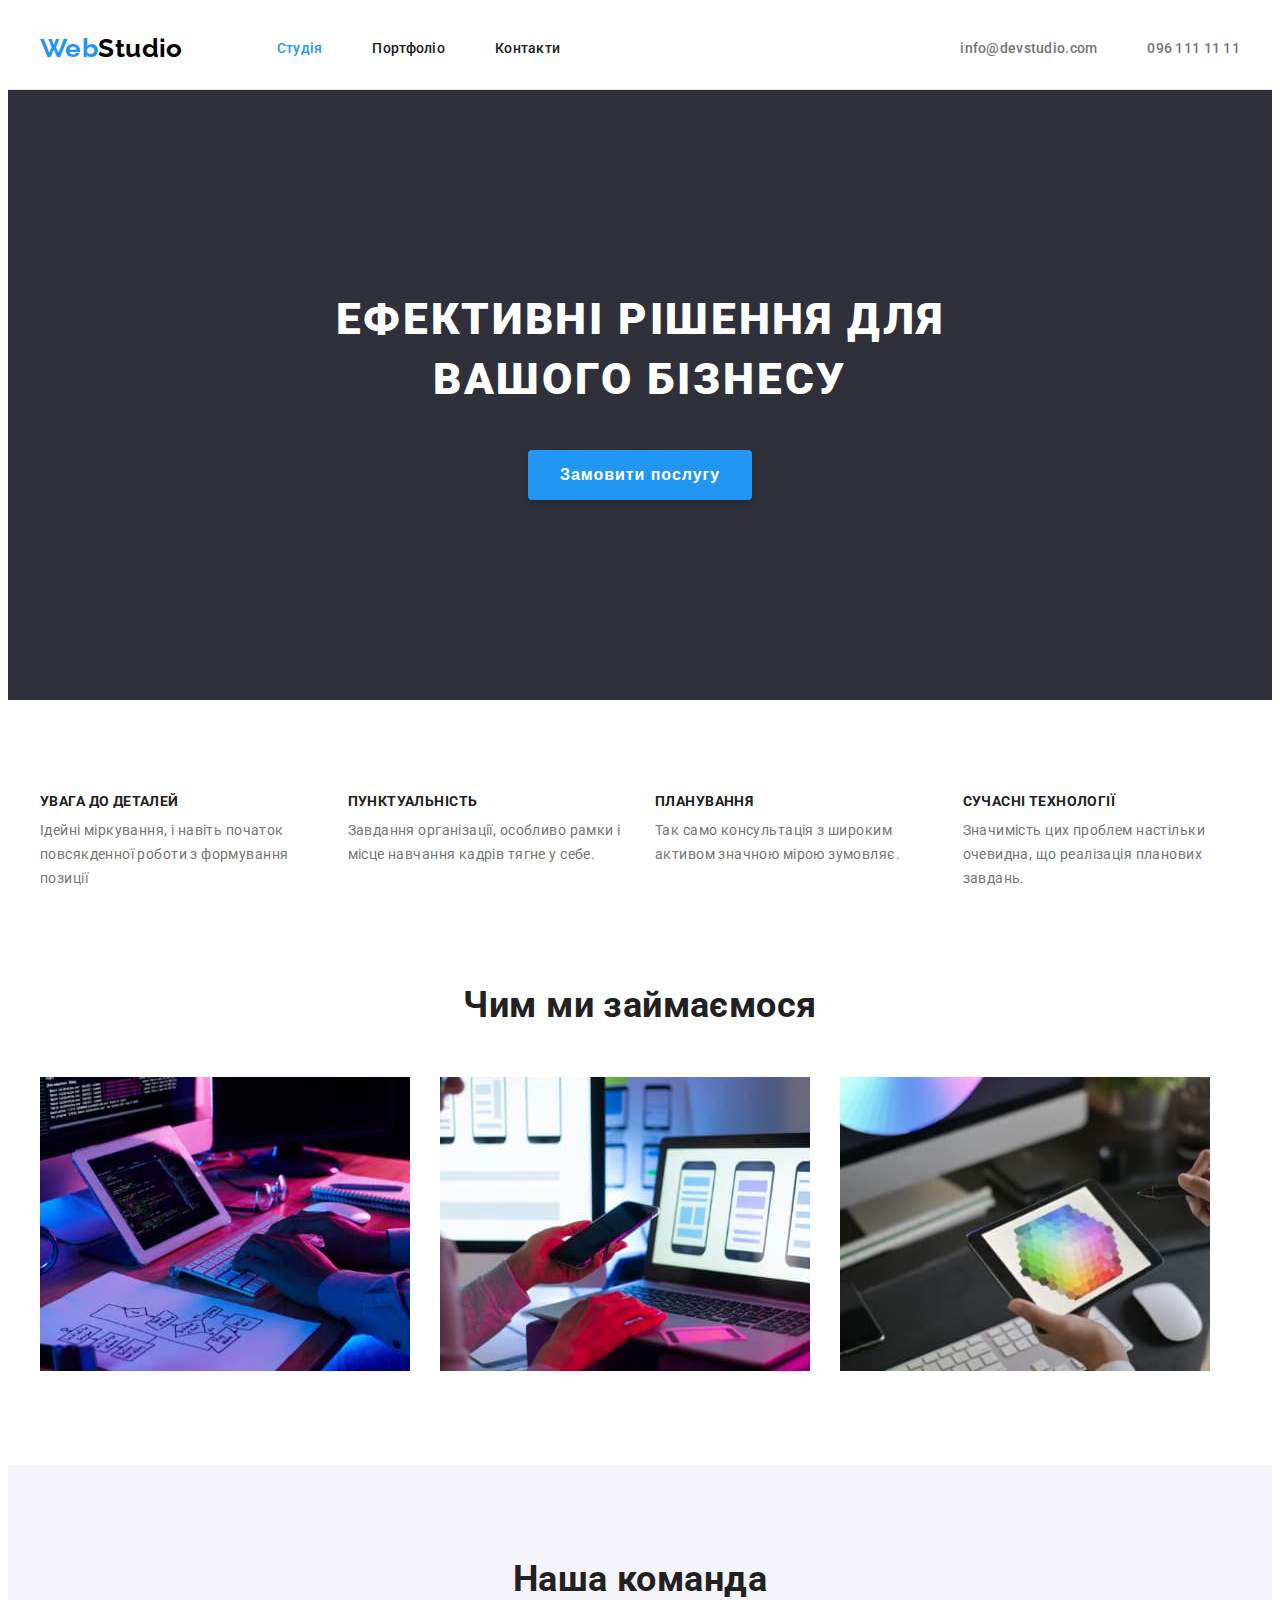
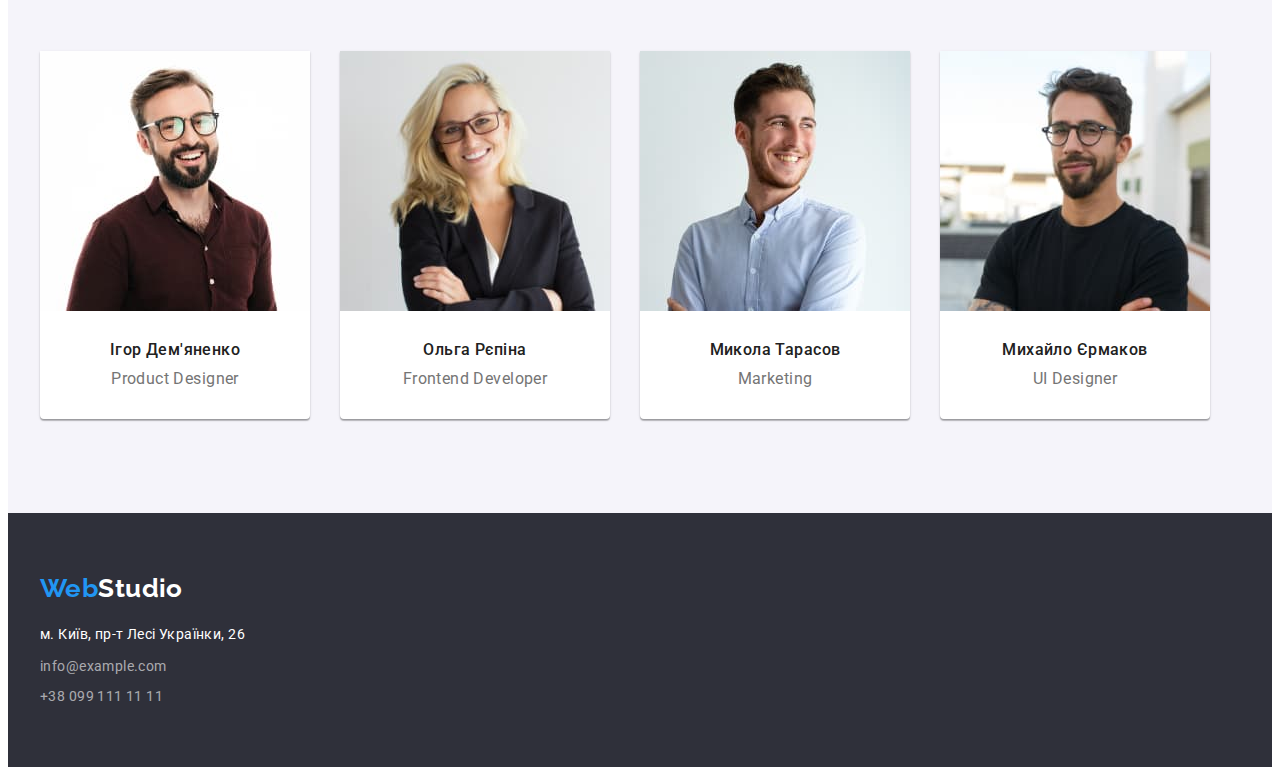
<file: index.html>
<!DOCTYPE html>
<html lang="uk">
  <head>
    <meta charset="UTF-8" />
    <meta http-equiv="X-UA-Compatible" content="IE=edge" />
    <meta name="viewport" content="width=device-width, initial-scale=1.0" />
    <!--fonts-raleway-roboto----------------->
    <link rel="preconnect" href="https://fonts.googleapis.com" />
    <link rel="preconnect" href="https://fonts.gstatic.com" crossorigin />
    <link
      href="https://fonts.googleapis.com/css2?family=Oleo+Script:wght@400;700&family=Raleway:wght@700&family=Roboto:wght@400;500;700;900&display=swap"
      rel="stylesheet"
    />
    <!--fonts-end----------------------------------->
    <!--normalazi----------------------------------->
    <link
      rel="stylesheet"
      href="https://cdnjs.cloudflare.com/ajax/libs/modern-normalize/1.1.0/modern-normalize.min.css"
      integrity="sha512-wpPYUAdjBVSE4KJnH1VR1HeZfpl1ub8YT/NKx4PuQ5NmX2tKuGu6U/JRp5y+Y8XG2tV+wKQpNHVUX03MfMFn9Q=="
      crossorigin="anonymous"
      referrerpolicy="no-referrer"
    />
    <!--normalize-end------------------------------->

    <link rel="stylesheet" href="./CSS/styles.css" />
    <title>WebStudio</title>
  </head>
  <body>
    <!--navigation-section-------------------->
    <header class="header">
      <div class="container header-container">
        <nav class="navigation">
          <!--Logo-------------------->
          <div class="logo-gen">
            <a class="link" href="#"
              ><span class="logo-blue">Web</span
              ><span class="logo">Studio</span></a
            >
          </div>
          <!--Logo-end------------------>
          <!--menu-buttons------ ------>
          <ul class="nav-list list hover">
            <li class="nav-list-menu">
              <a class="nav-list-item-active" href="./index.html">Студія</a>
            </li>
            <li class="nav-list-menu">
              <a class="nav-list-item" href="./portfolio.html">Портфоліо</a>
            </li>
            <li class="nav-list-menu">
              <a class="nav-list-item" href="#">Контакти</a>
            </li>
          </ul>
        </nav>
        <!--menu-buttons-end-------------------->
        <!--right------------------------------->
        <div class="menu-contact">
          <ul class="nav-list list">
            <li class="nav-list-menu hover">
              <a class="contact-mail" href="mailto:info@devstudio.com"
                >info@devstudio.com</a
              >
            </li>
            <li class="nav-list-menu">
              <a class="contact-number" href="tel:+380961111111"
                >096 111 11 11</a
              >
            </li>
          </ul>
        </div>
        <!--right-end---------------------------->
      </div>
      <!--container-end-->
    </header>
    <!--navigation-section-end------------------>

    <!--baner-section-------------->
    <main>
      <section class="banner">
        <div class="container">
          <h1>Ефективні рішення для вашого бізнесу</h1>
          <button type="button">Замовити послугу</button>
        </div>
        <!--container-end-->
      </section>
      <!--baner-section-end------->

      <!--benefit-section--------->
      <section class="benefits-main">
        <div class="container">
          <h2 class="hide">Наші переваги</h2>
          <ul class="benefits-header">
            <li class="list benefit-items">
              <h3 class="">Увага до деталей</h3>
              <p>
                Ідейні міркування, і навіть початок повсякденної роботи з
                формування позиції
              </p>
            </li>
            <li class="list benefit-items">
              <h3>Пунктуальність</h3>
              <p>
                Завдання організації, особливо рамки і місце навчання кадрів
                тягне у себе.
              </p>
            </li>
            <li class="list benefit-items">
              <h3>Планування</h3>
              <p>
                Так само консультація з широким активом значною мірою зумовляє.
              </p>
            </li>
            <li class="list benefit-items">
              <h3>Сучасні технології</h3>
              <p>
                Значимість цих проблем настільки очевидна, що реалізація
                планових завдань.
              </p>
            </li>
          </ul>
        </div>
        <!--container-end-->
      </section>
      <!--benefit-section-end------->

      <!--an experience-->
      <section class="experience-main">
        <div class="container">
          <h2>Чим ми займаємося</h2>
          <ul class="img-experience-main list">
            <li>
              <img
                class=""
                src="./images/coding.jpg"
                alt="программування"
                width="370"
              />
            </li>
            <li>
              <img
                src="./images/mob-dev.jpg"
                alt="розробка мобільних додатків"
                width="370"
              />
            </li>
            <li>
              <img
                src="./images/design-dev.jpg"
                alt="розробка дизайну"
                width="370"
              />
            </li>
          </ul>
        </div>
        <!--container-end-->
      </section>
      <!--an experience-end-------------->

      <!--our-command-section------>
      <section class="our-command-main">
        <div class="container">
          <h2>Наша команда</h2>
          <ul class="list our-command-card">
            <li class="our-command-persone">
              <!--person-1------------------>
              <img
                src="./images/igor-demyanenko.jpg"
                alt="Дизайнер"
                width="270"
              />
              <div class="persone">
                <h3>Ігор Дем'яненко</h3>
                <p lang="en">Product Designer</p>
              </div>
            </li>
            <!--person-2--------------------->
            <li class="our-command-persone">
              <img src="./images/olga-repina.jpg" alt="Розробник" width="270" />
              <div class="persone">
                <h3>Ольга Рєпіна</h3>
                <p lang="en">Frontend Developer</p>
              </div>
            </li>
            <!--persone-3--------------------->
            <li class="our-command-persone">
              <img
                src="./images/mikola-tarasov.jpg"
                alt="Маркетолог"
                width="270"
              />
              <div class="persone">
                <h3>Микола Тарасов</h3>
                <p lang="en">Marketing</p>
              </div>
            </li>
            <!--person-4------------>
            <li class="our-command-persone">
              <img
                src="./images/mihailo-ermakov.jpg"
                alt="Дизайнер"
                width="270"
              />
              <div class="persone">
                <h3>Михайло Єрмаков</h3>
                <p lang="en">UI Designer</p>
              </div>
            </li>
          </ul>
        </div>
        <!--container-end-->
      </section>
      <!--our-command-section-end---->
    </main>
    <!--footer------------------->

    <footer>
      <div class="container">
        <div class="logo-footer">
          <a href="#"
            ><span class="logo-blue">Web</span
            ><span class="logo-white">Studio</span></a
          >
        </div>

        <address>
          <p>м. Київ, пр-т Лесі Українки, 26</p>
          <ul class="list">
            <li>
              <a class="link" href="mailto:info@example.com">
                info@example.com
              </a>
            </li>
            <li>
              <a class="link" href="tel:+380991111111"> +38 099 111 11 11 </a>
            </li>
          </ul>
        </address>
      </div>
      <!--container-end-->
    </footer>

    <!--footer-end---------------------->
  </body>
</html>
</file>
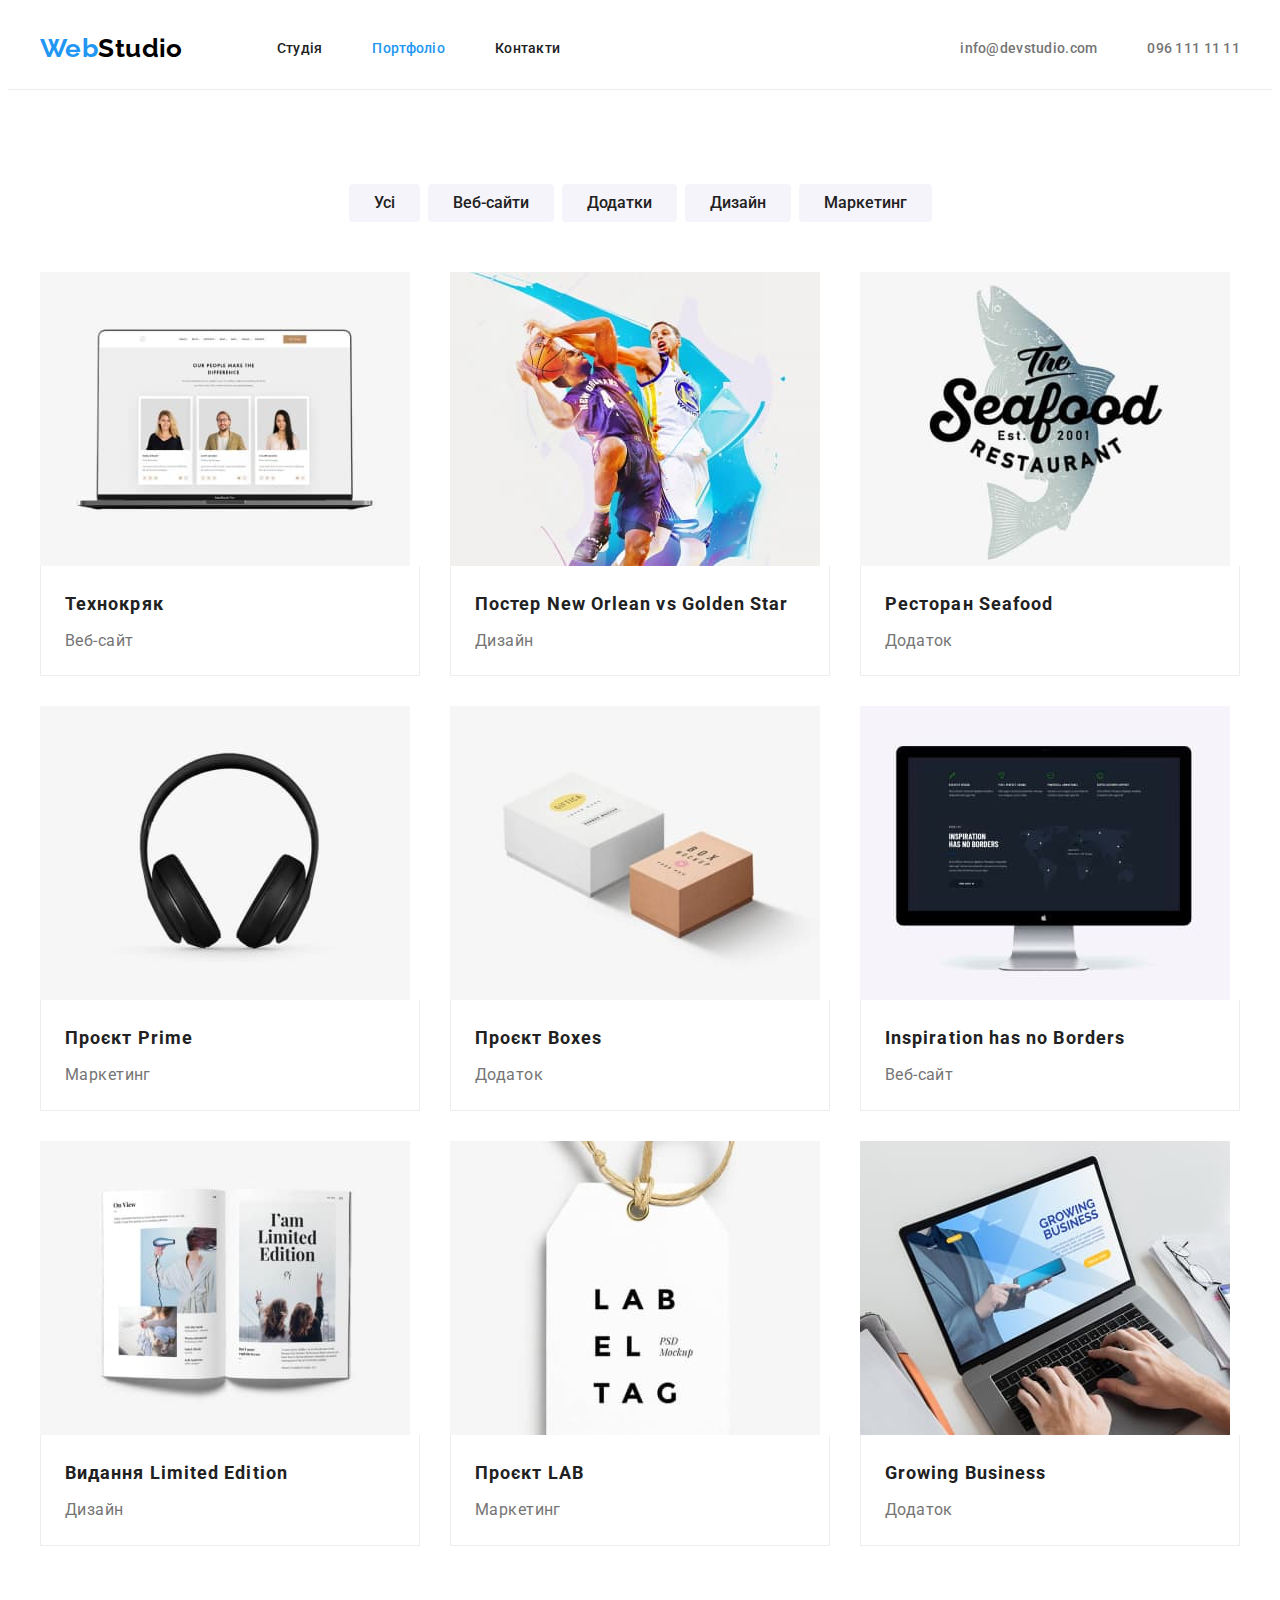
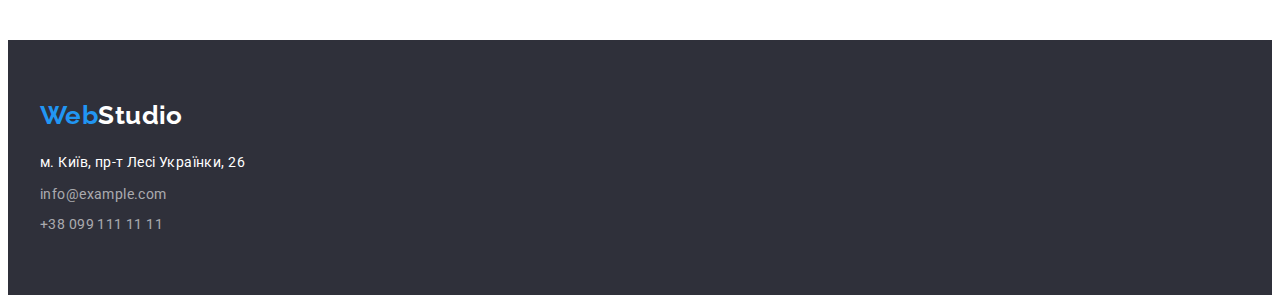
<file: portfolio.html>
<!DOCTYPE html>
<html lang="uk">
  <head>
    <meta charset="UTF-8" />
    <meta http-equiv="X-UA-Compatible" content="IE=edge" />
    <meta name="viewport" content="width=device-width, initial-scale=1.0" />
    <!--fonts-raleway-roboto----------------->
    <link rel="preconnect" href="https://fonts.googleapis.com" />
    <link rel="preconnect" href="https://fonts.gstatic.com" crossorigin />
    <link
      href="https://fonts.googleapis.com/css2?family=Oleo+Script:wght@400;700&family=Raleway:wght@700&family=Roboto:wght@400;500;700;900&display=swap"
      rel="stylesheet"
    />
    <!--fonts-end----------------------------------->
    <!--normalazi----------------------------------->
    <link
      rel="stylesheet"
      href="https://cdnjs.cloudflare.com/ajax/libs/modern-normalize/1.1.0/modern-normalize.min.css"
      integrity="sha512-wpPYUAdjBVSE4KJnH1VR1HeZfpl1ub8YT/NKx4PuQ5NmX2tKuGu6U/JRp5y+Y8XG2tV+wKQpNHVUX03MfMFn9Q=="
      crossorigin="anonymous"
      referrerpolicy="no-referrer"
    />
    <!--normalize-end------------------------------->
    <link rel="stylesheet" href="./CSS/styles.css" />
    <title>WebStudio</title>
  </head>
  <body>
    <!--navigation-section---------------------->
    <header class="header">
      <div class="container header-container">
        <nav class="navigation">
          <!--Logo-------------------->
          <div class="logo-gen">
            <a class="link" href="#"
              ><span class="logo-blue">Web</span
              ><span class="logo">Studio</span></a
            >
          </div>
          <!--Logo-end------------------>
          <!--menu-buttons------ ------>
          <ul class="nav-list list hover">
            <li class="nav-list-menu">
              <a class="nav-list-item" href="./index.html">Студія</a>
            </li>
            <li class="nav-list-menu">
              <a class="nav-list-item-active" href="./portfolio.html"
                >Портфоліо</a
              >
            </li>
            <li class="nav-list-menu">
              <a class="nav-list-item" href="#">Контакти</a>
            </li>
          </ul>
        </nav>
        <!--menu-buttons-end-------------------->
        <!--right------------------------------->
        <div class="menu-contact">
          <ul class="nav-list list">
            <li class="nav-list-menu hover">
              <a class="contact-mail" href="mailto:info@devstudio.com"
                >info@devstudio.com</a
              >
            </li>
            <li class="nav-list-menu">
              <a class="contact-number" href="tel:+380961111111"
                >096 111 11 11</a
              >
            </li>
          </ul>
        </div>
        <!--right-end---------------------------->
      </div>
      <!--container-end-->
    </header>
    <!--navigation-section-end------------------>
    <main>
      <section class="portfolio">
        <div class="container">
          <h1 class="hide">Портфолио</h1>
          <!--filter------------------->
          <ul class="btn-filter">
            <li class="list">
              <button type="button">Усі</button>
            </li>
            <li class="list">
              <button type="button">Веб-сайти</button>
            </li>
            <li class="list">
              <button type="button">Додатки</button>
            </li>
            <li class="list">
              <button type="button">Дизайн</button>
            </li>
            <li class="list">
              <button type="button">Маркетинг</button>
            </li>
          </ul>

          <!--filter-end---------------->
          <!--portfolio-img------------->

          <ul class="list project-items">
            <li class="project-items-card">
              <img
                src="./images/img-tehnokryak.jpg"
                alt="Вебсайт Технокряк"
                width="370"
              />
              <div class="project-description">
                <h2>Технокряк</h2>
                <p>Веб-сайт</p>
              </div>
            </li>
            <li class="project-items-card">
              <img
                src="./images/img-poster-New-Orlean.jpg"
                alt="Дизайн Постера Нью Орлеан "
                width="370"
              />
              <div class="project-description">
                <h2 class="project-name">Постер New Orlean vs Golden Star</h2>
                <p>Дизайн</p>
              </div>
            </li>
            <li class="project-items-card">
              <img
                src="./images/img-restaurant-seafood.jpg"
                alt="Додаток Ресторану Seafood"
                width="370"
              />
              <div class="project-description">
                <h2 class="project-name">Ресторан Seafood</h2>
                <p>Додаток</p>
              </div>
            </li>
            <li class="project-items-card">
              <img
                src="./images/img-project-prime.jpg"
                alt="Маркетинг проєкту Prime"
                width="370"
              />
              <div class="project-description">
                <h2 class="project-name">Проєкт Prime</h2>
                <p>Маркетинг</p>
              </div>
            </li>
            <li class="project-items-card">
              <img
                src="./images/img-project-boxes.jpg"
                alt="Додаток Пректу Boxes"
                width="370"
              />
              <div class="project-description">
                <h2 class="project-name">Проєкт Boxes</h2>
                <p>Додаток</p>
              </div>
            </li>
            <li class="project-items-card">
              <img
                src="./images/img-inspiration-on-boarder.jpg"
                alt="Веб-сайт Inspiration has no Boarders"
                width="370"
              />
              <div class="project-description">
                <h2 class="project-name">Inspiration has no Borders</h2>
                <p>Веб-сайт</p>
              </div>
            </li>
            <li class="project-items-card">
              <img
                src="./images/img-publishing-house-limited-edition.jpg"
                alt="Дизайн Видання Limited Edition"
                width="370"
              />
              <div class="project-description">
                <h2 class="project-name">Видання Limited Edition</h2>
                <p>Дизайн</p>
              </div>
            </li>
            <li class="project-items-card">
              <img
                src="./images/img-project-lab.jpg"
                alt="Маркетинг Проєкт LAB"
                width="370"
              />
              <div class="project-description">
                <h2 class="project-name">Проєкт LAB</h2>
                <p>Маркетинг</p>
              </div>
            </li>
            <li class="project-items-card">
              <img
                src="./images/img-growing-business.jpg"
                alt="Додаток Growing Business"
                width="370"
              />
              <div class="project-description">
                <h2 class="project-name">Growing Business</h2>
                <p>Додаток</p>
              </div>
            </li>
          </ul>
        </div>
        <!--container-end-->
      </section>
      <!--portfolio-img-end----------->
    </main>
    <!--footer------------------------>

    <!--footer------------------->

    <footer>
      <div class="container">
        <div class="logo-footer">
          <a href="#"
            ><span class="logo-blue">Web</span
            ><span class="logo-white">Studio</span></a
          >
        </div>

        <address>
          <p>м. Київ, пр-т Лесі Українки, 26</p>
          <ul class="list">
            <li class="">
              <a class="link" href="mailto:info@example.com">
                info@example.com
              </a>
            </li>
            <li>
              <a class="link" href="tel:+380991111111"> +38 099 111 11 11 </a>
            </li>
          </ul>
        </address>
      </div>
      <!--container-end-->
    </footer>

    <!--footer-end---------------------->
  </body>
</html>
</file>
<file: CSS/styles.css>
/*--null-styles-page-------------*/
.list {
  list-style: none;
}

.link {
  text-decoration: none;
}

body {
  font-family: "Roboto", sans-serif;
  letter-spacing: 0.03em;
  font-size: 14px;
  color: var(--text-color);
}

h1,
h2,
h3,
p {
  margin-top: 0;
  margin-bottom: 0;
}

ul,
ol {
  margin-top: 0;
  margin-bottom: 0;
  padding-left: 0;
}

img {
  display: block;
}

.container {
  width: 1200px;
  margin-left: auto;
  margin-right: auto;
  padding-left: 15px;
  padding-right: 15px;
}

:root {
  --hover-color: #2196f3;
  --h2-h3-color: #212121;
  --text-color: #757575;
  --bg-color-black: #2f303a;
  --logo-color-black: #000000;
  --white-color: #ffffff;
  --background-button-color: #f5f4fa;
  --adress-a-color: rgba(255, 255, 255, 0.6);
}
/*--null-styles-page-end----------*/
.header {
  padding-top: 25px;
  padding-bottom: 25px;
  border-bottom: 1px solid #ececec;
}
/*--NAVIGATION-SECTION------------*/
.header-container {
  display: flex;
  align-items: center;
}

.navigation {
  display: flex;
  align-items: center;
}
/*--logo-blue-part----------------*/
.logo-blue {
  font-family: "Raleway", sans-serif;
  font-style: normal;
  font-weight: 700;
  font-size: 26px;
  line-height: 1.19;
  color: var(--hover-color);
}
/*--logo-black-part-------------*/
.logo {
  font-family: "Raleway", sans-serif;
  font-style: normal;
  font-weight: 700;
  font-size: 26px;
  line-height: 1.19;
  color: var(--logo-color-black);
}

.logo-gen {
  margin-right: 94px;
}
/*--menu-------------------*/
.nav-list {
  display: flex;
  align-items: center;
}

.nav-list-menu:not(:last-child) {
  margin-right: 50px;
}

.nav-list-item {
  font-style: normal;
  font-weight: 500;
  font-size: 14px;
  line-height: 1.14;
  letter-spacing: 0.02em;
  color: var(--h2-h3-color);
  text-decoration: none;
}

.nav-list-item-active {
  font-style: normal;
  font-weight: 500;
  font-size: 14px;
  line-height: 1.14;
  letter-spacing: 0.02em;
  color: var(--hover-color);
  text-decoration: none;
}

.menu-contact {
  margin-left: auto;
}

.contact-mail {
  font-style: normal;
  font-weight: 500;
  font-size: 14px;
  line-height: 1.14;
  letter-spacing: 0.02em;
  color: var(--text-color);
  text-decoration: none;
}

.contact-number {
  font-style: normal;
  font-weight: 500;
  font-size: 14px;
  line-height: 1.14;
  letter-spacing: 0.02em;
  color: var(--text-color);
  text-decoration: none;
}

.hover a:hover,
.hover a:focus {
  color: var(--hover-color);
}

/*--NAVIGATION-SECTION-end------------*/

/*--PAGE-PRIMARY-BANER-SECTION-------*/
.banner {
  background: var(--bg-color-black);
  padding: 200px 0;
}

.banner h1 {
  width: 696px;
  margin-left: auto;
  margin-right: auto;
  font-style: normal;
  font-weight: 900;
  font-size: 44px;
  line-height: 1.36;
  text-align: center;
  letter-spacing: 0.06em;
  text-transform: uppercase;
  color: var(--white-color);
}

.banner button {
  font-style: normal;
  font-weight: 700;
  font-size: 16px;
  line-height: 1.87;
  display: flex;
  align-items: center;
  text-align: center;
  letter-spacing: 0.06em;
  color: var(--white-color);
  padding: 10px 32px 10px 32px;
  margin-top: 40px;
  margin-left: auto;
  margin-right: auto;
  background: var(--hover-color);
  box-shadow: 0px 4px 4px rgba(0, 0, 0, 0.15);
  border-radius: 4px;
  border: none;
  cursor: pointer;
}
/*--benefits-section---------------*/

.hide {
  display: none;
}

.benefits-header {
  display: flex;
  gap: 30px;
}

.benefits-header:not(:last-child) {
  padding-right: 30px;
}

.benefit-items {
  flex-basis: calc((100% - 90px) / 4);
}

.benefits-main {
  padding: 94px 0;
}

.benefits-main h3 {
  font-style: normal;
  font-weight: 700;
  font-size: 14px;
  line-height: 1.14;
  text-transform: uppercase;
  color: var(--h2-h3-color);
  margin-bottom: 10px;
}

.benefits-main p {
  font-style: normal;
  font-size: 14px;
  line-height: 1.71;
  color: var(--text-color);
  word-wrap: break-word;
}

/*--benefits-section-end-----------*/
/*--experience-section----------*/
.experience-main {
  padding-top: 0px;
  padding-bottom: 94px;
}
.experience-main h2,
.our-command-main h2 {
  font-style: normal;
  font-weight: 700;
  font-size: 36px;
  line-height: 1.16;
  text-align: center;
  color: var(--h2-h3-color);
  margin-bottom: 50px;
}

.img-experience-main {
  display: flex;
  gap: 30px;
}

.our-command-main {
  background-color: #f5f4fa;
  padding: 94px 0;
}

.our-command-card {
  display: flex;
  gap: 30px;
}

.our-command-persone {
  background-color: #ffffff;
  border-bottom-left-radius: 4px;
  border-bottom-right-radius: 4px;
  box-shadow: 0px 2px 1px rgb(0, 0, 0, 0.2), 0px 1px 1px rgba(0, 0, 0, 0.14),
    0px 1px 3px rgba(0, 0, 0, 0.12);
}

.persone {
  padding: 30px 30px;
}
.our-command-main h3 {
  font-style: normal;
  font-weight: 500;
  font-size: 16px;
  line-height: 1.18;
  text-align: center;
  color: var(--h2-h3-color);
  margin-bottom: 10px;
}

.our-command-main p {
  font-style: normal;
  font-size: 16px;
  line-height: 1.18;
  text-align: center;
  color: var(--text-color);
}
/*--experience-section-end--*/
/*--PAGE-PRIMARY-BANER-SECTION-END---*/

/*--PAGE-PORTFOLIO-------*/

.portfolio {
  padding: 94px 0;
}
/*--filter-section----------*/
.btn-filter {
  display: flex;
  gap: 8px;
  margin-bottom: 50px;
  justify-content: center;
}

.portfolio button {
  font-family: "Roboto", sans-serif;
  font-style: normal;
  white-space: nowrap;
  font-weight: 500;
  font-size: 16px;
  line-height: 1.62;
  color: var(--h2-h3-color);
  background: var(--background-button-color);
  border-radius: 4px;
  padding: 6px 25px;
  border: none;
  cursor: pointer;
}

.portfolio button:hover,
.portfolio button:focus {
  background: var(--hover-color);
  box-shadow: 0px 3px 1px rgba(0, 0, 0, 0.1), 0px 1px 2px rgba(0, 0, 0, 0.08),
    0px 2px 2px rgba(0, 0, 0, 0.12);
  border-radius: 4px;
  border: none;
  color: var(--white-color);
}
/*--filter-section-end--------*/
/*--portfolio-items-----------*/
.project-items {
  display: flex;
  flex-wrap: wrap;
  gap: 30px;
}

.project-items:not(:last-child) {
  margin-bottom: 30px;
  margin-right: 30px;
}

.project-items-card {
  box-sizing: border-box;
  width: 370px;
  flex-basis: calc((100% - 60px) / 3);
}

.project-description {
  padding: 20px 24px 20px 24px;
  border: 1px solid #eeeeee;
  border-top: 0;
}

.project-items h2 {
  font-weight: 700;
  font-size: 18px;
  line-height: 2;
  letter-spacing: 0.06em;
  color: var(--h2-h3-color);
  margin-bottom: 4px;
}

.project-items p {
  font-style: normal;
  font-size: 16px;
  line-height: 1.85;
  color: var(--text-color);
}
/*--PAGE-PORTFOLIO-END----*/

/*--FOOTER-SECTION-------*/
footer {
  background: var(--bg-color-black);
  padding-top: 60px;
  padding-bottom: 60px;
}

footer a {
  text-decoration: none;
}

.logo-footer {
  margin-bottom: 20px;
}

.logo-white {
  font-family: "Raleway", sans-serif;
  font-style: normal;
  font-weight: 700;
  font-size: 26px;
  line-height: 1.19;
  color: var(--white-color);
}

address p {
  font-family: "Roboto", sans-serif;
  font-style: normal;
  font-size: 14px;
  line-height: 1.71;
  color: var(--white-color);
  margin-bottom: 9px;
}

address a {
  font-family: "Roboto", sans-serif;
  font-style: normal;
  font-size: 14px;
  line-height: 1.5;
  color: var(--adress-a-color);
}

address li:not(:last-child) {
  margin-bottom: 9px;
}
/*--FOOTER-SECTION-END--------------*/
</file>
